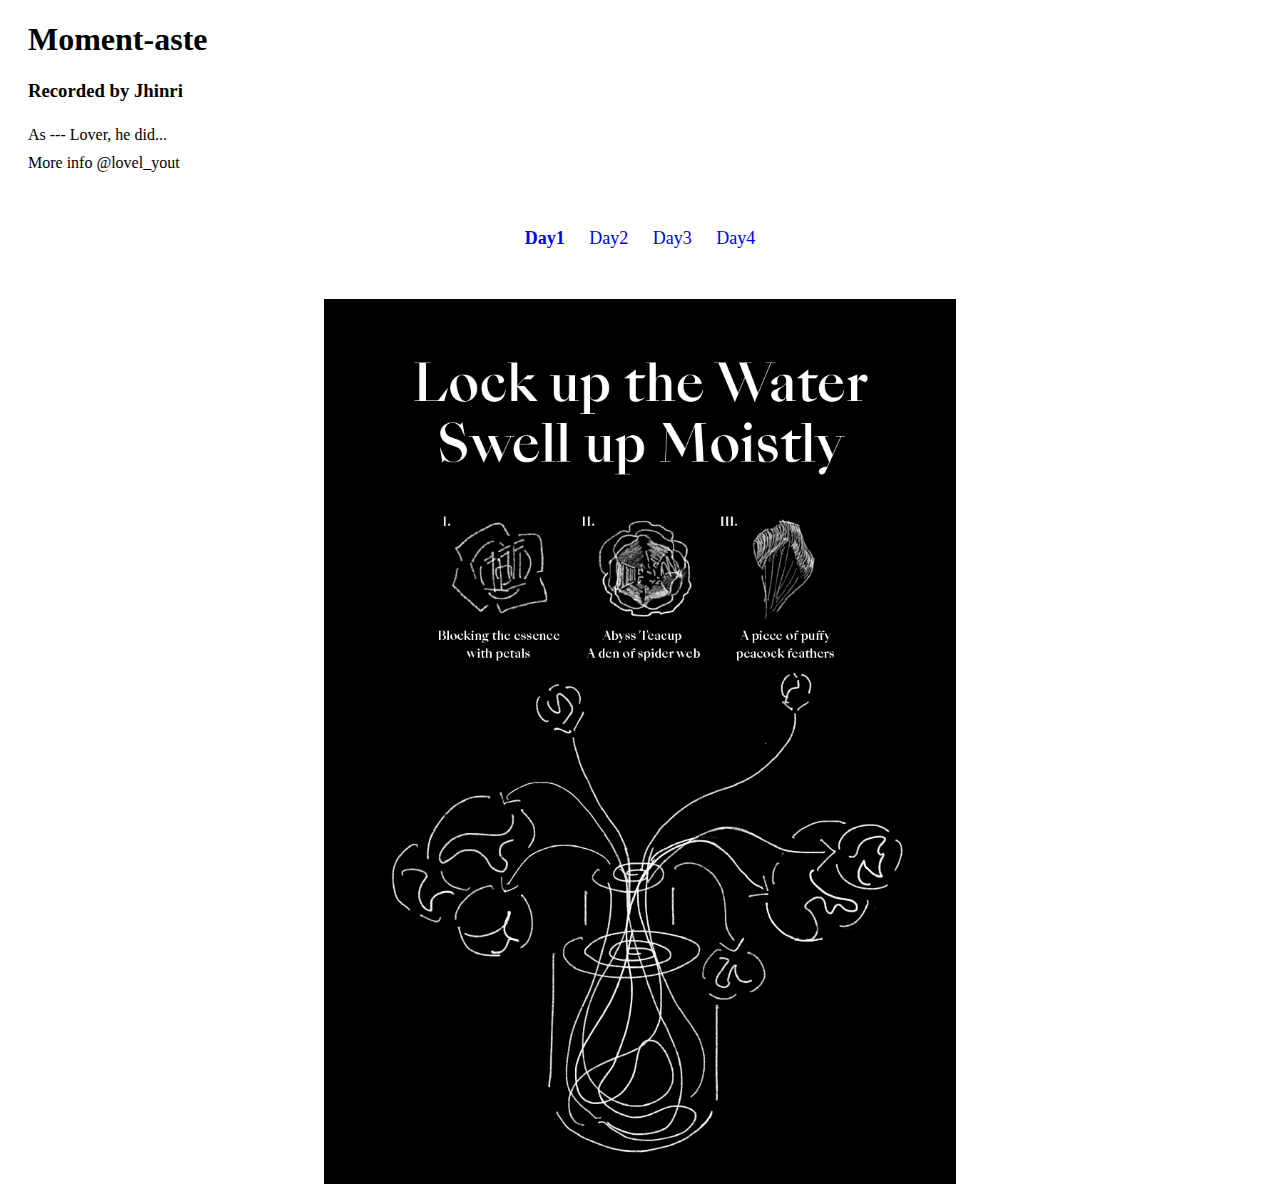
<file: index.html>
<!DOCTYPE html>
<html>
    <head>
      <meta charset="utf-8">
      <link href="css/styles.css" rel="stylesheet">
      <title>Jhinri</title>
      <style>
        .Day1{
          font-weight: 900;}
          </style>
    </head>
    <body>
      <div class="info">
        <h1>Moment-aste</h1>
        <h3>Recorded by Jhinri</h3>
        <p>As --- Lover, he did...<br> More info @lovel_yout</p>
      </div>

        <div class = "menu">   
            <a class ="Day1" href="index.html">Day1</a>
            <a class ="Day2" href="Hawipage/Jeus.html">Day2</a>
            <a class ="Day3" href="Hawipage/Zeus.html">Day3</a>
            <a class ="Day4" href="Hawipage/Mirror_mind.html">Day4</a>
        </div>
        <img src="TLF_Wan_g-02.png"width="50%">

    </body>



</html>
</file>
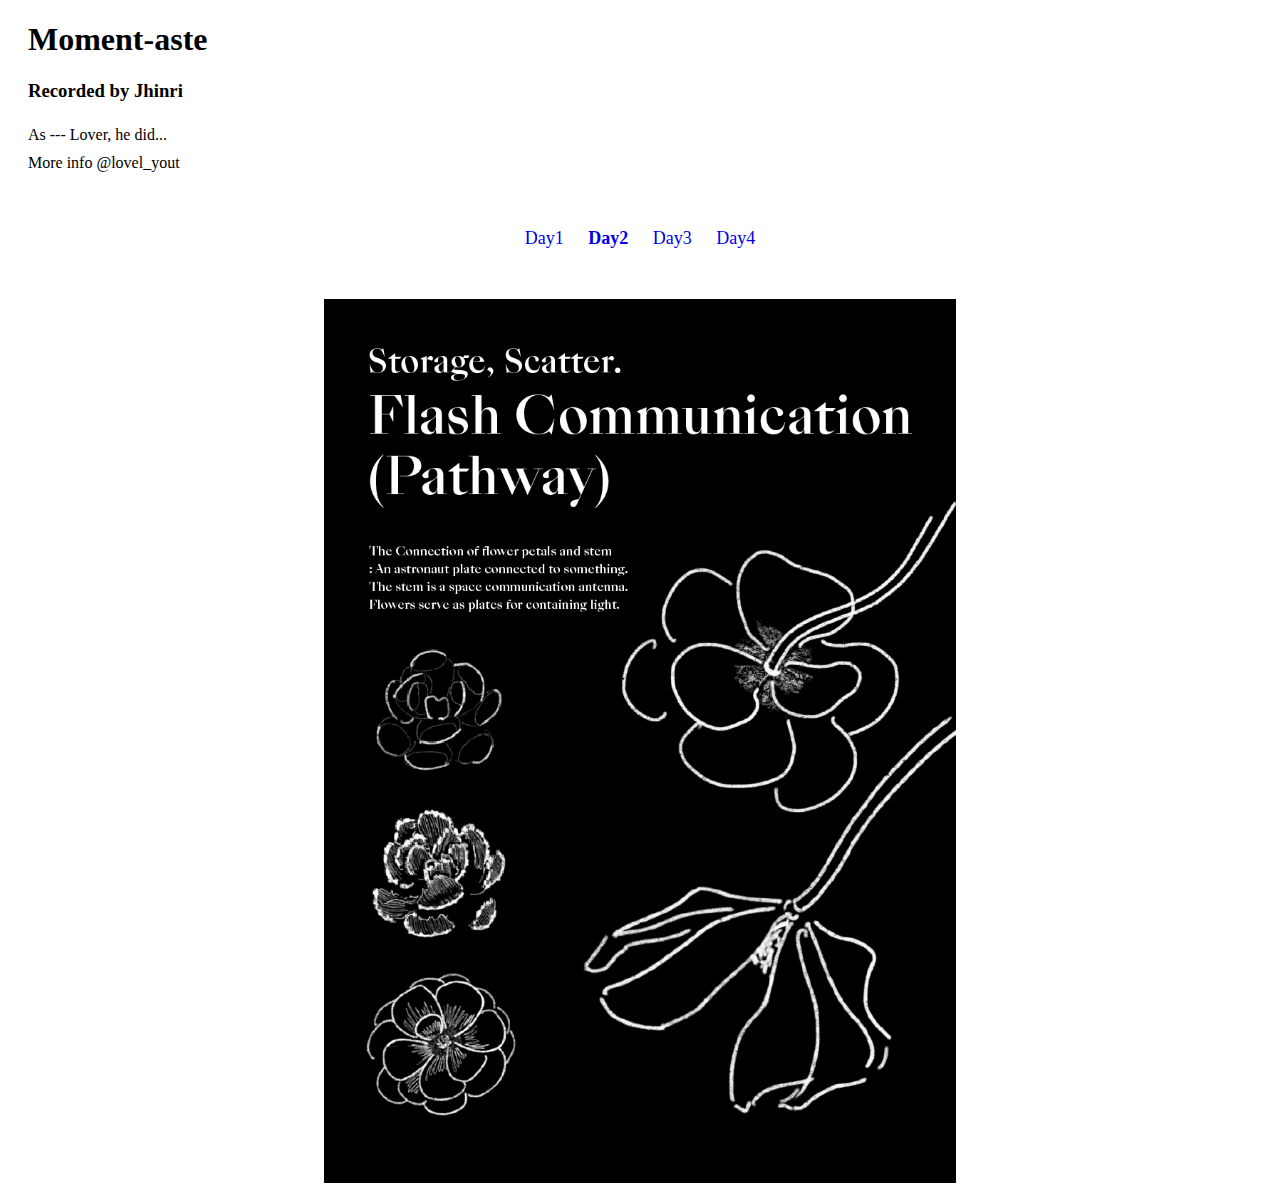
<file: Jeus.html>
<!DOCTYPE html>
<meta charset="utf-8">
<link href="../css/styles.css" rel="stylesheet">

<html>
    <head>
        <style>
            .Day2{
                font-weight: 900;
            }
        </style>
        
    </head>
    <body>
      <div class="info">
        <h1>Moment-aste</h1>
        <h3>Recorded by Jhinri</h3>
        <p>As --- Lover, he did...<br> More info @lovel_yout</p>
      </div>
        <div class = "menu">   
            <a class ="Day1" href="../index.html">Day1</a>
            <a class ="Day2" href="Jeus.html">Day2</a>
            <a class ="Day3" href="Zeus.html">Day3</a>
            <a class ="Day4" href="Mirror_mind.html">Day4</a>
        </div>
        <img src="../TLF_Wan_g-04.png"width="50%">

    </body>
</html>
</file>
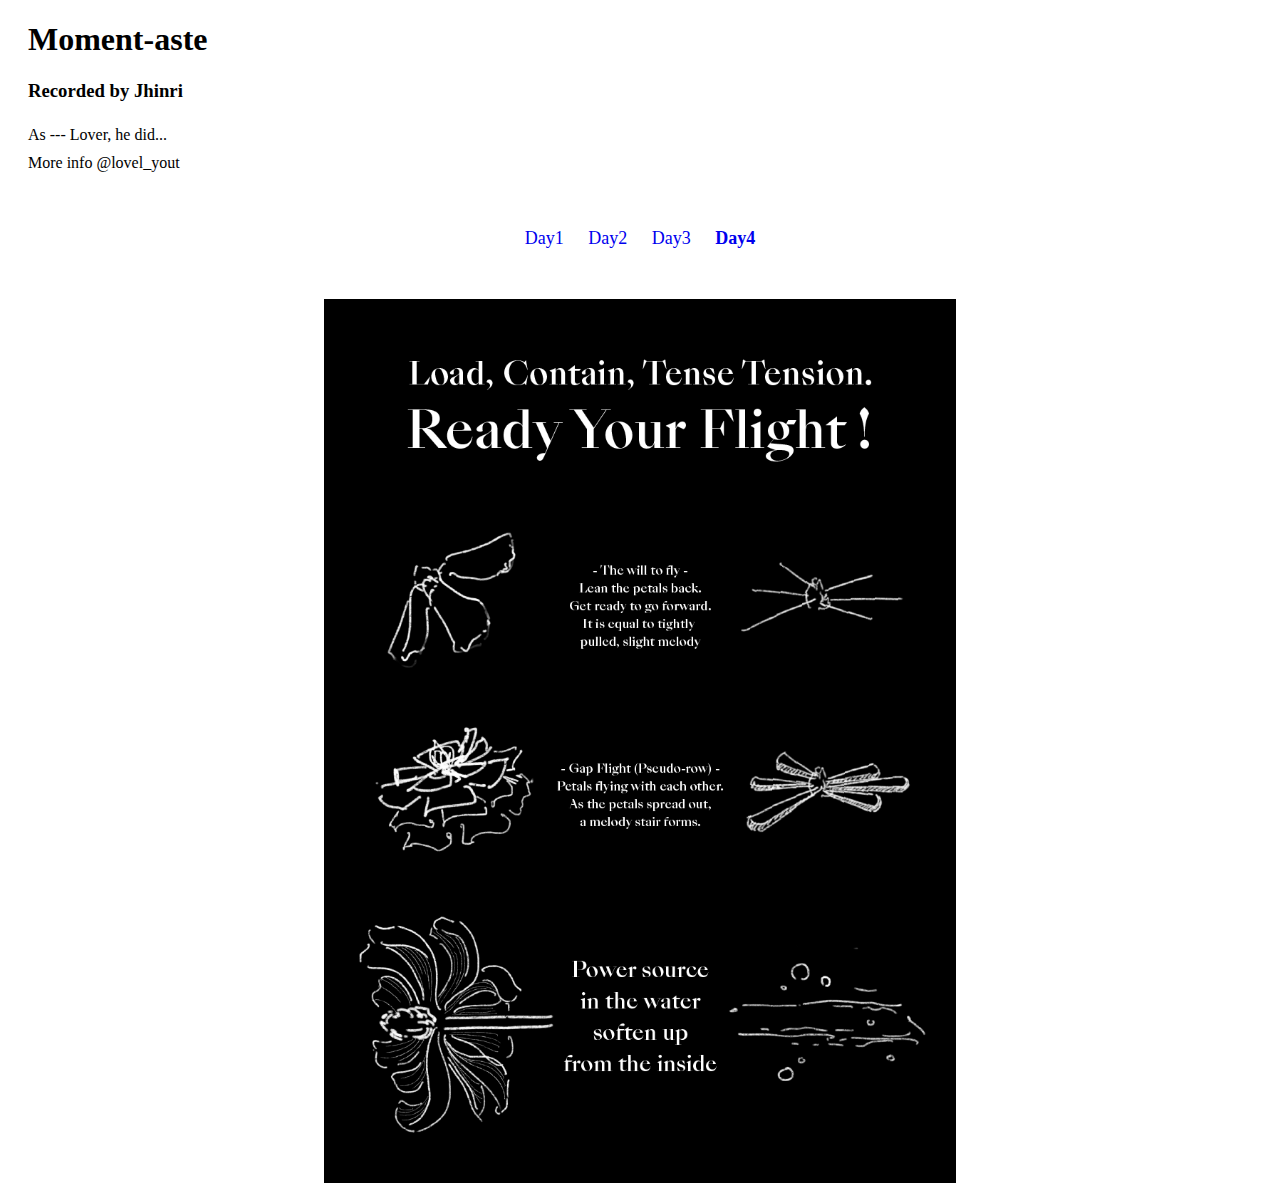
<file: Mirror_mind.html>
<!DOCTYPE html>
<meta charset="utf-8">
<link href="../css/styles.css" rel="stylesheet">

<html>
    <head>
        <style>
            .Day4{
                font-weight: 900;
            }
        </style>
        
    </head>
    <body>
      <div class="info">
        <h1>Moment-aste</h1>
        <h3>Recorded by Jhinri</h3>
        <p>As --- Lover, he did... 
          <br> More info @lovel_yout
        </p>
      </div>
        <div class = "menu">   
            <a class ="Day1" href="../index.html">Day1</a>
            <a class ="Day2" href="Jeus.html">Day2</a>
            <a class ="Day3" href="Zeus.html">Day3</a>
            <a class ="Day4" href="Mirror_mind.html">Day4</a>
        </div>
        <img src="../TLF_Wan_g-16.png"width="50%">
    </body>



</html>
</file>
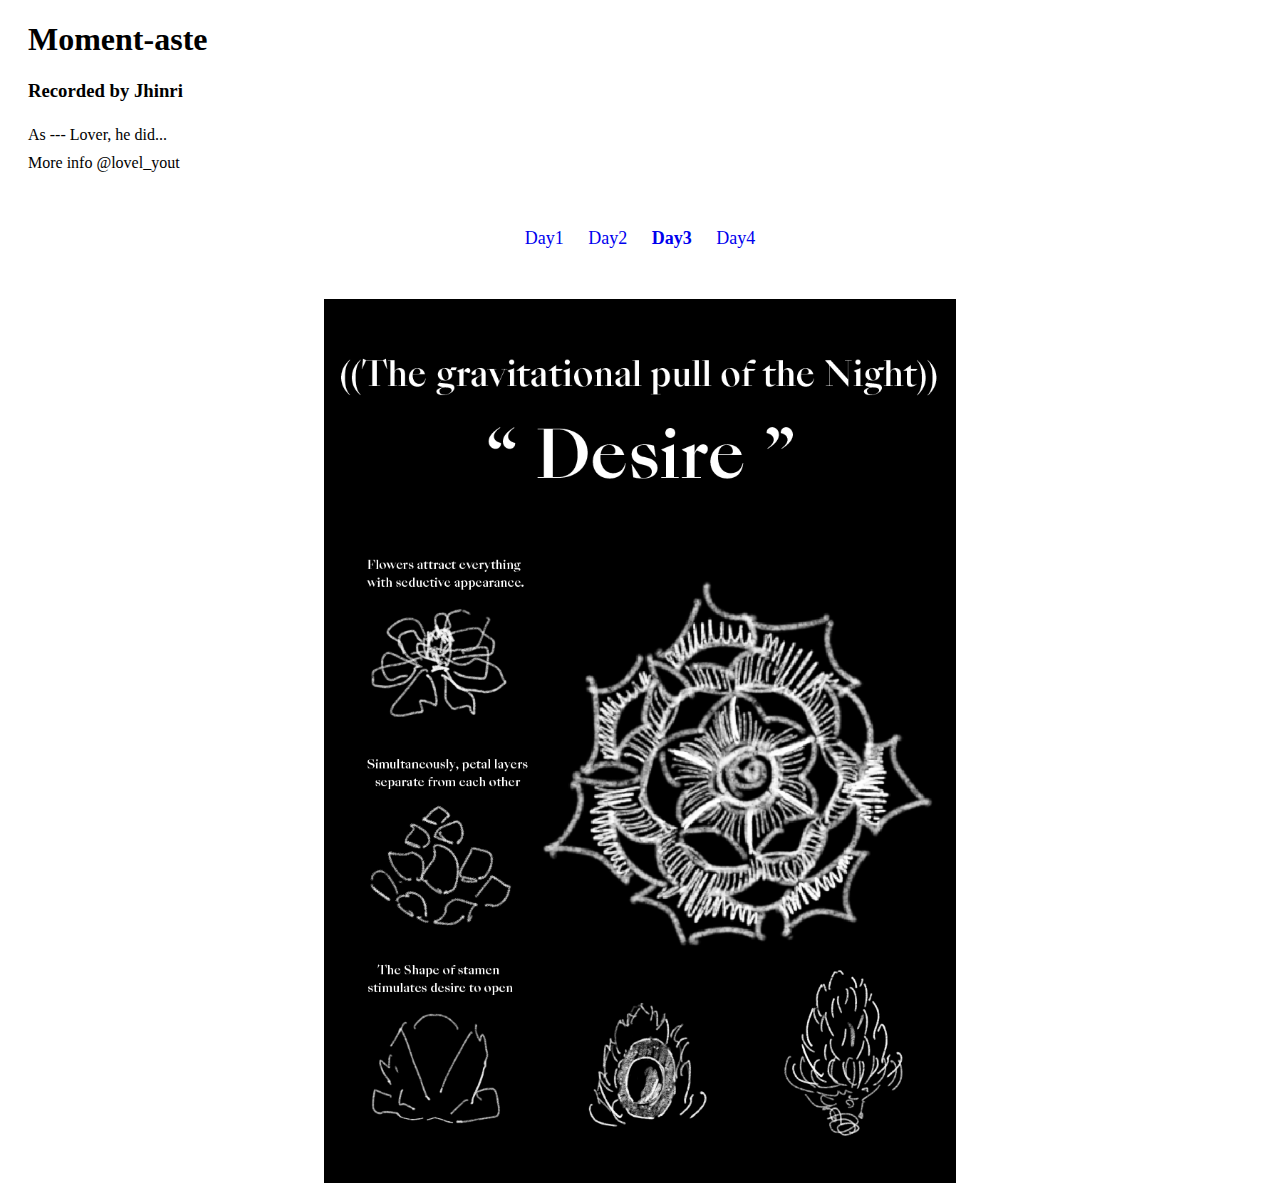
<file: Zeus.html>
<!DOCTYPE html>
<meta charset="utf-8">
<link href="../css/styles.css" rel="stylesheet">

<html>
    <head>
        <style>
            .Day3{
                font-weight: 900;
            }
        </style>
        
    </head>
    <body>
      <div class="info">
        <h1>Moment-aste</h1>
        <h3>Recorded by Jhinri</h3>
        <p>As --- Lover, he did...<br> More info @lovel_yout</p>
      </div>
        <div class = "menu">   
            <a class ="Day1" href="../index.html">Day1</a>
            <a class ="Day2" href="Jeus.html">Day2</a>
            <a class ="Day3" href="Zeus.html">Day3</a>
            <a class ="Day4" href="Mirror_mind.html">Day4</a>
        </div>
        <img src="../TLF_Wan_g-14.png"width="50%">

    </body>



</html>
</file>
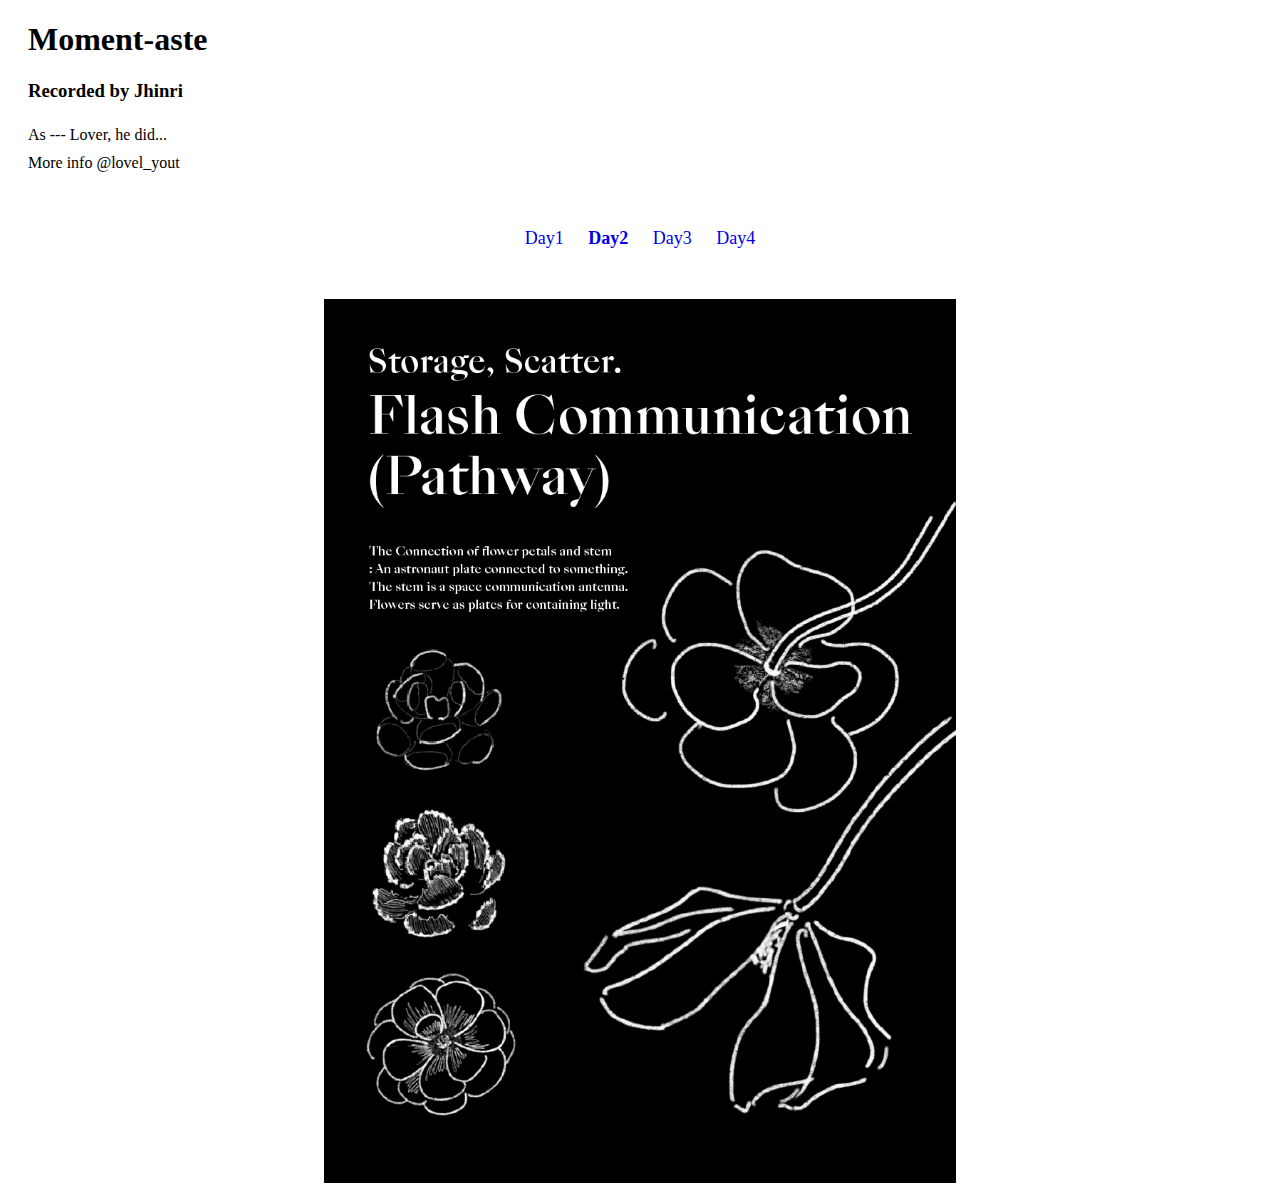
<file: Hawipage/Jeus.html>
<!DOCTYPE html>
<meta charset="utf-8">
<link href="../css/styles.css" rel="stylesheet">

<html>
    <head>
        <style>
            .Day2{
                font-weight: 900;
            }
        </style>
        
    </head>
    <body>
      <div class="info">
        <h1>Moment-aste</h1>
        <h3>Recorded by Jhinri</h3>
        <p>As --- Lover, he did...<br> More info @lovel_yout</p>
      </div>
        <div class = "menu">   
            <a class ="Day1" href="../index.html">Day1</a>
            <a class ="Day2" href="Jeus.html">Day2</a>
            <a class ="Day3" href="Zeus.html">Day3</a>
            <a class ="Day4" href="Mirror_mind.html">Day4</a>
        </div>
        <img src="../TLF_Wan_g-04.png"width="50%">

    </body>
</html>
</file>
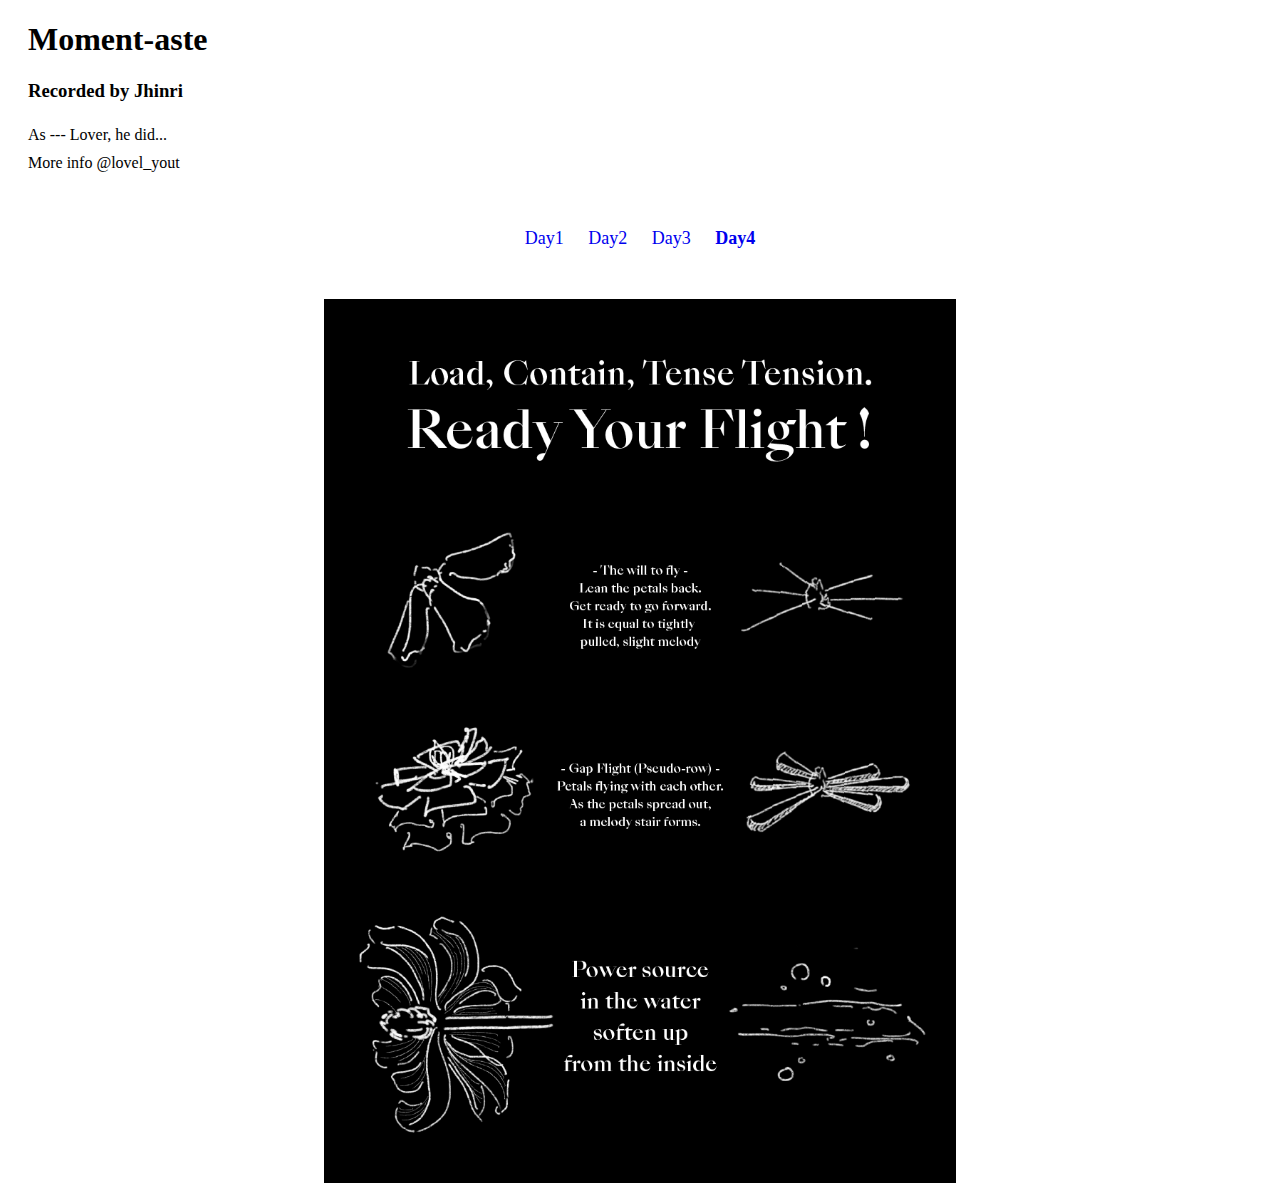
<file: Hawipage/Mirror_mind.html>
<!DOCTYPE html>
<meta charset="utf-8">
<link href="../css/styles.css" rel="stylesheet">

<html>
    <head>
        <style>
            .Day4{
                font-weight: 900;
            }
        </style>
        
    </head>
    <body>
      <div class="info">
        <h1>Moment-aste</h1>
        <h3>Recorded by Jhinri</h3>
        <p>As --- Lover, he did... 
          <br> More info @lovel_yout
        </p>
      </div>
        <div class = "menu">   
            <a class ="Day1" href="../index.html">Day1</a>
            <a class ="Day2" href="Jeus.html">Day2</a>
            <a class ="Day3" href="Zeus.html">Day3</a>
            <a class ="Day4" href="Mirror_mind.html">Day4</a>
        </div>
        <img src="../TLF_Wan_g-16.png"width="50%">
    </body>



</html>
</file>
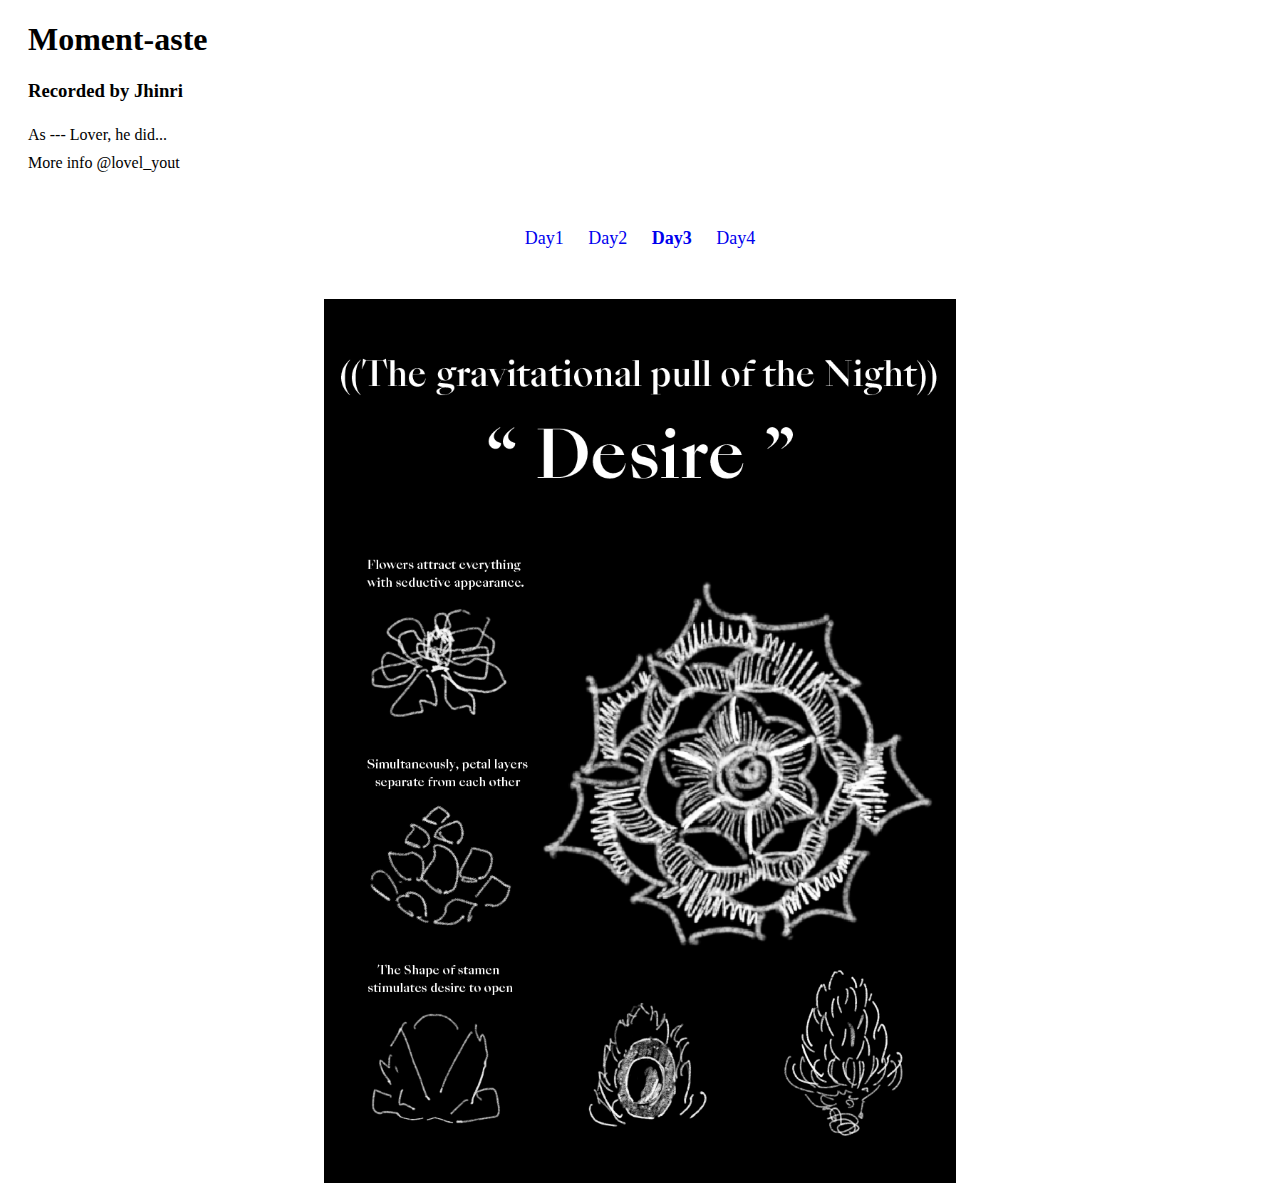
<file: Hawipage/Zeus.html>
<!DOCTYPE html>
<meta charset="utf-8">
<link href="../css/styles.css" rel="stylesheet">

<html>
    <head>
        <style>
            .Day3{
                font-weight: 900;
            }
        </style>
        
    </head>
    <body>
      <div class="info">
        <h1>Moment-aste</h1>
        <h3>Recorded by Jhinri</h3>
        <p>As --- Lover, he did...<br> More info @lovel_yout</p>
      </div>
        <div class = "menu">   
            <a class ="Day1" href="../index.html">Day1</a>
            <a class ="Day2" href="Jeus.html">Day2</a>
            <a class ="Day3" href="Zeus.html">Day3</a>
            <a class ="Day4" href="Mirror_mind.html">Day4</a>
        </div>
        <img src="../TLF_Wan_g-14.png"width="50%">

    </body>



</html>
</file>
<file: css/styles.css>
img {
  display: block;
  margin-left: auto;
  margin-right: auto;
}

.Logo {
  margin-top: 80px;
}

a {
  text-decoration: none;
}

.info {
  margin-left: 20px;
}

p {
  line-height: 180%;
}

.menu {
  text-align: center;
  font-family: "Hel";
  color: #58595b;
  font-size: 18px;
  margin-top: 50px;
  margin-bottom: 50px;
}

.Day1 {
  margin-right: 10px;
}

.Day2 {
  margin-right: 10px;
  margin-left: 10px;
}
.Day3 {
  margin-right: 10px;
  margin-left: 10px;
}
.Day4 {
  margin-left: 10px;
}
</file>
